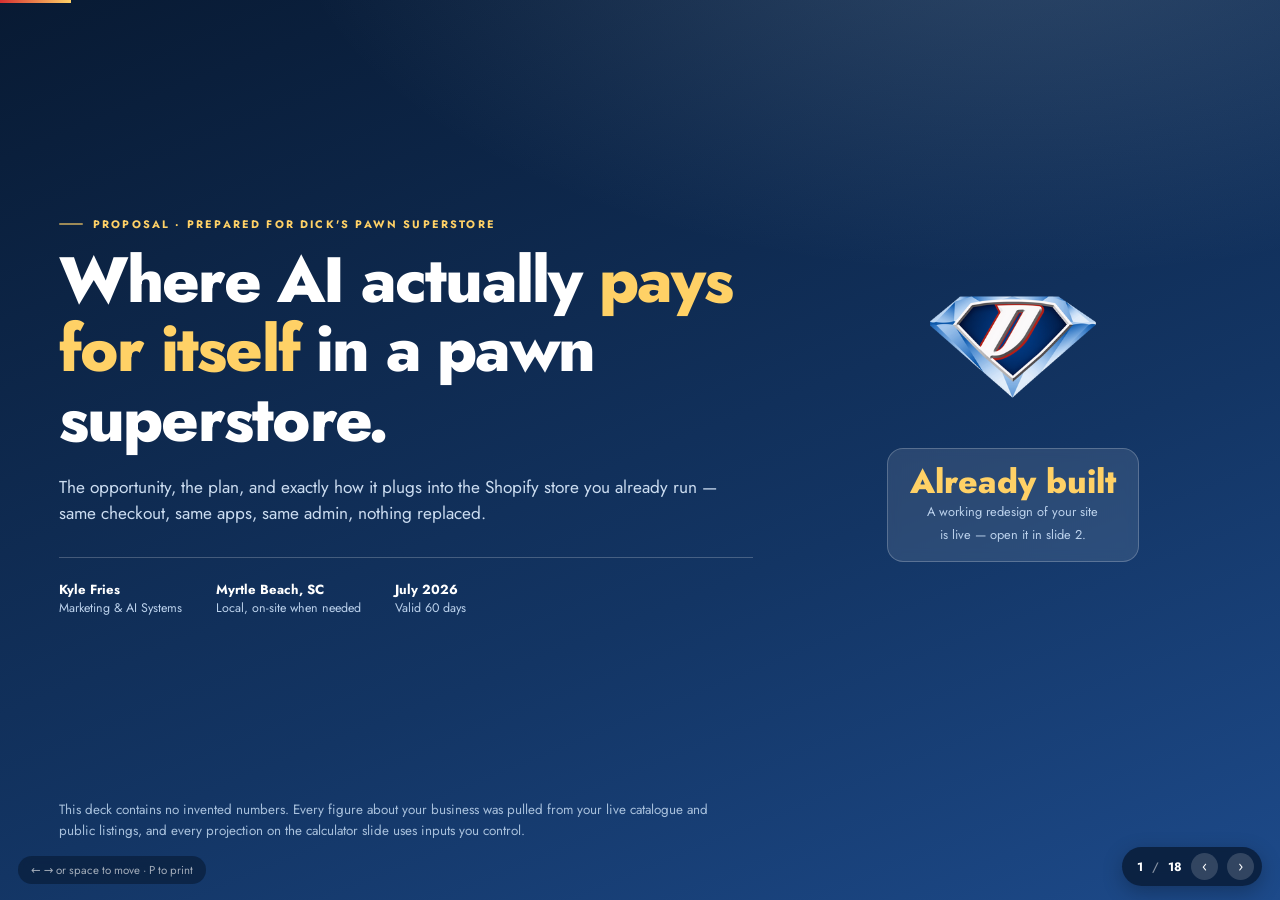
<file: index.html>
<!DOCTYPE html>
<html lang="en">
<head>
<meta charset="UTF-8">
<meta name="viewport" content="width=device-width, initial-scale=1.0">
<title>AI at Dick's Pawn Superstore — Proposal | Kyle Fries</title>
<meta name="robots" content="noindex, nofollow">
<link rel="icon" type="image/png" href="assets/dp-logo.png">
<meta name="theme-color" content="#0c2547">
<link rel="preconnect" href="https://fonts.googleapis.com">
<link rel="preconnect" href="https://fonts.gstatic.com" crossorigin>
<link href="https://fonts.googleapis.com/css2?family=Jost:wght@400;500;600;700;800&display=swap" rel="stylesheet">
<link rel="stylesheet" href="deck.css">
</head>
<body>

<div id="bar"></div>
<div id="deck">

<!-- ========== 1. COVER ========== -->
<section class="slide dark on cover">
  <div class="cover-grid">
    <div>
      <span class="eyebrow">Proposal · Prepared for Dick's Pawn Superstore</span>
      <h1>Where AI actually <em>pays for itself</em> in a pawn superstore.</h1>
      <p class="s-sub" style="font-size:clamp(1rem,1.35vw,1.3rem)">The opportunity, the plan, and exactly how it plugs into the Shopify store you already run — same checkout, same apps, same admin, nothing replaced.</p>
      <div class="cover-meta">
        <div><b>Kyle Fries</b>Marketing &amp; AI Systems</div>
        <div><b>Myrtle Beach, SC</b>Local, on-site when needed</div>
        <div><b>July 2026</b>Valid 60 days</div>
      </div>
    </div>
    <div class="cover-art">
      <img class="logo" src="assets/dp-logo.png" alt="Dick's Pawn Superstore logo">
      <div class="cover-badge">
        <div class="big">Already built</div>
        <small>A working redesign of your site<br>is live — open it in slide 2.</small>
      </div>
    </div>
  </div>
  <p class="foot-note">This deck contains no invented numbers. Every figure about your business was pulled from your live catalogue and public listings, and every projection on the calculator slide uses inputs you control.</p>
</section>

<!-- ========== 2. PROOF ========== -->
<section class="slide dark">
  <span class="eyebrow">Start here</span>
  <h2 class="s-title">I didn't bring a portfolio. I brought your website.</h2>
  <div class="split">
    <div>
      <p class="s-sub" style="margin-bottom:18px">Before we talk about what AI <em>could</em> do, here's what it already did — one person, working from your live product feed.</p>
      <div class="stats" style="margin-bottom:16px">
        <div class="stat"><div class="n">1,576</div><div class="l">pages built</div></div>
        <div class="stat"><div class="n">1,565</div><div class="l">real products, live prices</div></div>
        <div class="stat"><div class="n">5</div><div class="l">city landing pages</div></div>
        <div class="stat"><div class="n">12&times;</div><div class="l">lighter homepage</div></div>
      </div>
      <p class="pull">Everything in this deck is the same kind of work, applied to the parts of the business that move money.</p>
      <div class="cta-row">
        <a class="btn btn-red" href="https://kylefriesmarketing.github.io/dicks-pawn-redesign/" target="_blank" rel="noopener">Open the live site →</a>
      </div>
    </div>
    <div class="shot"><img src="assets/site-shot.png" alt="Screenshot of the redesigned Dick's Pawn Superstore homepage"></div>
  </div>
</section>

<!-- ========== 3. HOMEWORK ========== -->
<section class="slide tint">
  <span class="eyebrow">Homework</span>
  <h2 class="s-title">What your catalogue actually says about your floor</h2>
  <p class="s-sub">Pulled directly from your live product feed on 26 July 2026 — 1,565 items, 1,527 of them in stock.</p>
  <div class="body-flow">
    <div class="split" style="align-items:center">
      <div class="bars">
        <div class="bar-row hi"><span class="lab">Jewelry &amp; Gold</span><span class="bar-track"><span class="bar-fill" style="width:100%"></span></span><span class="val">991</span></div>
        <div class="bar-row"><span class="lab">Instruments</span><span class="bar-track"><span class="bar-fill" style="width:13.2%"></span></span><span class="val">131</span></div>
        <div class="bar-row"><span class="lab">Video Games</span><span class="bar-track"><span class="bar-fill" style="width:10.2%"></span></span><span class="val">101</span></div>
        <div class="bar-row"><span class="lab">Tools</span><span class="bar-track"><span class="bar-fill" style="width:9.1%"></span></span><span class="val">90</span></div>
        <div class="bar-row"><span class="lab">Sporting &amp; Golf</span><span class="bar-track"><span class="bar-fill" style="width:7.5%"></span></span><span class="val">74</span></div>
        <div class="bar-row"><span class="lab">Designer</span><span class="bar-track"><span class="bar-fill" style="width:5.8%"></span></span><span class="val">57</span></div>
        <div class="bar-row"><span class="lab">Electronics</span><span class="bar-track"><span class="bar-fill" style="width:5%"></span></span><span class="val">50</span></div>
        <div class="bar-row"><span class="lab">Sneakers</span><span class="bar-track"><span class="bar-fill" style="width:1.7%"></span></span><span class="val">17</span></div>
      </div>
      <div>
        <div class="card" style="margin-bottom:12px">
          <h3>You are a jewelry business with a superstore attached</h3>
          <p><strong>65%</strong> of everything listed online is jewelry and gold. That is a strength — it's high-margin and it's what your jewelers are for — but online it means most visitors are handed 991 rings and asked to browse.</p>
        </div>
        <div class="card">
          <h3>Two things I noticed in the data</h3>
          <p><strong>Stock arrives in batches.</strong> The newest 8 items were all listed the same day. Between batches, other departments go quiet online even when product is on the floor.</p>
          <p><strong>Your tagging is good but private.</strong> Codes like <em>GR</em>, <em>AP</em>, <em>HW</em> are consistent enough to automate against — that's a real asset most shops don't have.</p>
        </div>
      </div>
    </div>
  </div>
  <p class="foot-note">Source: dickspawn.com public product feed, retrieved 26 July 2026. Counts are in-stock items.</p>
</section>

<!-- ========== 4. VERIFIED GAPS ========== -->
<section class="slide">
  <span class="eyebrow">Measured, not guessed</span>
  <h2 class="s-title">What's costing you today</h2>
  <p class="s-sub">I measured your live site against the rebuild on 26 July 2026. You can re-run every one of these.</p>
  <div class="body-flow">
    <table class="cmp">
      <thead><tr><th style="width:31%">&nbsp;</th><th style="width:30%">dickspawn.com today</th><th style="width:24%">The rebuild</th><th>Why it matters</th></tr></thead>
      <tbody>
        <tr><td>Homepage weight</td><td class="was">94.7 KB transferred<br><small>863 KB of HTML, 77 scripts</small></td><td class="now">7.7 KB</td><td>Most of your traffic is on a phone, often on beach-town cell service.</td></tr>
        <tr><td>Time to first byte</td><td class="was">0.42 s</td><td class="now">0.15 s</td><td>Speed is a ranking factor and a bounce factor.</td></tr>
        <tr><td>Business markup on homepage</td><td class="was">None</td><td class="now">All 5 stores</td><td>Hours, addresses, phone and rating handed to Google directly.</td></tr>
        <tr><td>Per-city landing pages</td><td class="was">None (404)</td><td class="now">5 pages</td><td>You compete in five separate local markets with one page.</td></tr>
        <tr><td>Link previews when shared</td><td class="was">Square logo</td><td class="now">Designed card</td><td>Every text, post and email that shares your link.</td></tr>
        <tr><td>Product page markup</td><td class="ok">Already correct ✓</td><td class="ok">Matched</td><td>Credit where it's due — Shopify does this part well.</td></tr>
      </tbody>
    </table>
  </div>
  <p class="foot-note">Transfer sizes measured compressed, cache-busted, from the same connection. "Business markup" = LocalBusiness/PawnShop structured data; your homepage returned zero structured-data blocks.</p>
</section>

<!-- ========== 5. THE CONNECTION ========== -->
<section class="slide tint">
  <span class="eyebrow">How it connects to Shopify</span>
  <h2 class="s-title">The new site becomes your store's theme</h2>
  <p class="s-sub">You already own the hard part — Shopify runs your checkout, inventory and apps, and your product pages are already correct for Google. The redesign installs as a new <strong>theme</strong> on that same store. No migration, nothing rebuilt.</p>
  <div class="body-flow">
    <div class="flow" style="margin-bottom:clamp(13px,1.8vh,22px)">
      <div class="flow-step"><span class="fs-n">1</span><b>Install quietly</b><p>The new design is added as an <em>unpublished</em> theme. Customers see nothing.</p></div>
      <div class="flow-arw">›</div>
      <div class="flow-step"><span class="fs-n">2</span><b>You preview privately</b><p>A private link shows your real store — live products, live prices — in the new design.</p></div>
      <div class="flow-arw">›</div>
      <div class="flow-step hot"><span class="fs-n">3</span><b>One click to launch</b><p>When you approve, publishing is a single click. No downtime, no data moves.</p></div>
      <div class="flow-arw">›</div>
      <div class="flow-step"><span class="fs-n">4</span><b>One click back</b><p>Your current theme stays saved. If you ever want it back, that's one click too.</p></div>
    </div>
    <div class="grid g3">
      <div class="card accent-green"><div class="num">✓</div><h3>Checkout untouched</h3><p>Payments, cart, shipping, taxes — all Shopify's engine, none of it changes.</p></div>
      <div class="card accent-green"><div class="num">✓</div><h3>Apps keep working</h3><p>Call-for-Price, your SMS marketing tool, the eBay flow — they plug into the engine, not the design.</p></div>
      <div class="card accent-green"><div class="num">✓</div><h3>Same admin for staff</h3><p>Your team adds and edits products exactly where they do today. Nothing new to learn.</p></div>
    </div>
  </div>
  <p class="foot-note">Considered and rejected: replatforming (months of risk to rebuild what works), a separate second website (competes with your own store on Google), and a custom "headless" build (overkill without an engineering team). The theme route is the only zero-disruption option — and it's also the cheapest.</p>
</section>

<!-- ========== 6. SYNC VANISHES ========== -->
<section class="slide dark">
  <span class="eyebrow">The problem that disappears</span>
  <h2 class="s-title">Sold in the store = gone from the site.<br>Automatically. Always.</h2>
  <p class="s-sub" style="margin-bottom:clamp(14px,2vh,24px)">Your inventory is one-of-a-kind — quantity one of everything. The worst failure a pawn shop's website can have is selling a ring in Conway that's still listed online.</p>
  <div class="before-after">
    <div class="ba bad">
      <span class="ba-k">With a separate website</span>
      <h3>A sync you have to babysit</h3>
      <ul>
        <li>Every sale must be copied to the site — by hand or by a feed that can break</li>
        <li>A missed delisting means selling the same ring twice</li>
        <li>An angry refund, a bad review, staff time cleaning it up</li>
      </ul>
    </div>
    <div class="ba good">
      <span class="ba-k">With the theme approach</span>
      <h3>Nothing to sync — the site is the store</h3>
      <ul>
        <li>The website reads live inventory directly from Shopify</li>
        <li>Mark it sold at the counter → it's off the site that second</li>
        <li>No feed, no babysitting, no way for it to drift</li>
      </ul>
    </div>
  </div>
  <p class="pull" style="margin-top:clamp(14px,2vh,22px)">This isn't a feature we build — it's a problem the architecture makes impossible. That's the best kind of fix.</p>
</section>

<!-- ========== 7. THE AI PATTERN ========== -->
<section class="slide">
  <span class="eyebrow">The AI layer</span>
  <h2 class="s-title">In a pawn business, AI is a speed upgrade — not a cleverness upgrade</h2>
  <p class="s-sub">Your team already knows what things are worth. That judgement is the business, and it isn't for sale. What AI removes is the dead time around it — and every system follows one safe pattern, powered by Claude.</p>
  <div class="body-flow">
    <div class="flow" style="margin-bottom:clamp(13px,1.8vh,22px)">
      <div class="flow-step"><span class="fs-n">1</span><b>Something happens</b><p>A photo is taken, an item arrives, a review comes in.</p></div>
      <div class="flow-arw">›</div>
      <div class="flow-step hot"><span class="fs-n">2</span><b>AI does the typing</b><p>Claude writes the listing, applies the category, drafts the reply.</p></div>
      <div class="flow-arw">›</div>
      <div class="flow-step"><span class="fs-n">3</span><b>Saved as a draft</b><p>Invisible to customers. Sitting in your Shopify admin, waiting.</p></div>
      <div class="flow-arw">›</div>
      <div class="flow-step"><span class="fs-n">4</span><b>Your staff approve</b><p>Review, edit if needed, click Active — the same click they make today.</p></div>
      <div class="flow-arw">›</div>
      <div class="flow-step"><span class="fs-n">5</span><b>It goes live</b><p>On the site, correctly categorised, ready to sell.</p></div>
    </div>
    <div class="grid g2">
      <div class="card">
        <h3>Why drafts matter</h3>
        <p>Shopify has a built-in "draft product" state — invisible to customers until activated. The AI writes into <strong>drafts only</strong>. Nothing it produces reaches a customer without a human clicking approve. No new review tool to learn; the gate is the admin your team lives in.</p>
      </div>
      <div class="card">
        <h3>What the AI never touches</h3>
        <p>Your pawn system — loans, tickets, customer identities, compliance — is never connected to the AI. Claude only ever sees <strong>merchandise</strong>: photos, titles, item numbers. And prices are <em>suggestions</em>; the number that goes live is always your appraiser's.</p>
      </div>
    </div>
  </div>
</section>

<!-- ========== 8. LISTING ASSISTANT ========== -->
<section class="slide tint">
  <span class="eyebrow">System 1 · The pilot</span>
  <h2 class="s-title">Photos in. Finished listing out.</h2>
  <p class="s-sub">The proof this is needed is in your own data: your product codes end in six different people's initials, in twelve different formats. That's your staff hand-typing every item into Shopify.</p>
  <div class="body-flow">
    <div class="flow" style="margin-bottom:clamp(13px,1.8vh,22px)">
      <div class="flow-step"><span class="fs-n">📱</span><b>Staff snaps photos</b><p>A phone page: 1–4 photos, the item number, optionally a few words — "14k rope chain, 24 inch, 20 grams".</p></div>
      <div class="flow-arw">›</div>
      <div class="flow-step hot"><span class="fs-n">🤖</span><b>Claude writes everything</b><p>Title in your house style, full description, correct department and category, condition notes it can see in the photos, and a suggested price range.</p></div>
      <div class="flow-arw">›</div>
      <div class="flow-step"><span class="fs-n">✓</span><b>Draft lands in Shopify</b><p>Photos attached, tags applied. Your appraiser sets the real price, clicks Active. Minutes of typing becomes seconds of reviewing.</p></div>
    </div>
    <div style="display:flex;gap:16px;align-items:center;flex-wrap:wrap">
      <span class="price-tag">≈ 5¢ <small>AI cost per listing — included in the plan</small></span>
      <span class="price-tag">2 weeks <small>to prove it, timed on your real items</small></span>
    </div>
  </div>
  <p class="foot-note">This is the $1,500 pilot on the pricing slide: one department, before/after timing on 20 real items, written findings either way.</p>
</section>

<!-- ========== 9. CATALOG BRAIN ========== -->
<section class="slide">
  <span class="eyebrow">System 2 · Runs once, pays forever</span>
  <h2 class="s-title">Your catalogue, finally organised like a superstore</h2>
  <div class="body-flow">
    <div class="grid g2" style="margin-bottom:clamp(12px,1.6vh,20px)">
      <div class="card">
        <h3>The hidden problem</h3>
        <p>Your team tags products with internal shorthand — and it's consistent, which is genuinely rare. But it's private shorthand: while building the demo I found that reading one code naively files <strong>Louis Vuitton handbags under "Tools &amp; Hardware"</strong>. Your own website search inherits confusions like that today.</p>
      </div>
      <div class="card">
        <h3>The fix</h3>
        <p>Claude reads all 1,565 products once — titles plus your existing codes — and writes clean, universal categories back into Shopify: department, type, brand, metal. Your staff's tags stay untouched; the new ones are added alongside.</p>
      </div>
    </div>
    <div class="grid g3">
      <div class="card accent-green"><div class="num">1</div><h3>Real category pages</h3><p>"Gold Rings", "Power Tools", "Designer Bags" become true Shopify collections that update themselves as stock changes.</p></div>
      <div class="card accent-green"><div class="num">2</div><h3>Jewelry gets navigable</h3><p>65% of your catalogue is jewelry. Shoppers filter rings / necklaces / bracelets / watches instead of scrolling 991 items.</p></div>
      <div class="card accent-green"><div class="num">3</div><h3>Every future item, automatic</h3><p>New products get categorised the moment they're created — whether the Listing Assistant made them or a staff member typed them.</p></div>
    </div>
  </div>
  <p class="foot-note">One-time AI cost for the full catalogue: under $10 — it runs as an overnight batch job. This is the least glamorous system in the plan and possibly the highest-value one.</p>
</section>

<!-- ========== 10. SYSTEMS 3–5 ========== -->
<section class="slide tint">
  <span class="eyebrow">Systems 3–5 · Phases 2 and 3</span>
  <h2 class="s-title">Built on the same store, the same pattern</h2>
  <div class="body-flow">
    <div class="grid g3">
      <div class="card">
        <div class="num">3</div>
        <h3>"You asked — it just came in"</h3>
        <p>Counter staff log what customers are hunting for. When a matching item lands in Shopify, Claude spots the match and drafts a text — sent through the <strong>SMS app you already pay for</strong>. A staff member approves the day's queue in one sitting.</p>
        <div class="tagline">Highest-intent list <b>you own</b></div>
      </div>
      <div class="card">
        <div class="num">4</div>
        <h3>Ask-the-store, answered instantly</h3>
        <p>A website chat that answers "are you open," "do you buy tools," and — because it reads your live Shopify inventory — "do you have any PS5s?" Every real conversation still ends with your phone number; the widget just absorbs the calls that never needed a person.</p>
        <div class="tagline">Phone rings for <b>real calls</b></div>
      </div>
      <div class="card">
        <div class="num">5</div>
        <h3>Every review, answered well</h3>
        <p>2,000+ Google reviews across five stores deserve replies. Claude drafts each one in your voice; a manager approves or edits before anything posts. Nothing reaches the public unread — same rule as everywhere else.</p>
        <div class="tagline">Reputation <b>maintained</b></div>
      </div>
    </div>
    <p class="pull" style="margin-top:clamp(13px,1.8vh,20px)">Notice what's <em>not</em> here: no new subscriptions, no new dashboards, no system your team has to learn. Everything lands in Shopify, your SMS app, or an approval queue.</p>
  </div>
</section>

<!-- ========== 11. COUNTER INTEGRATION ========== -->
<section class="slide">
  <span class="eyebrow">The obvious question</span>
  <h2 class="s-title">How this plugs into the counter</h2>
  <p class="s-sub">Your pawn system stays the system of record. Nothing here touches a loan, a ticket or a hold — it reads inventory that's already been created and does the typing that happens afterwards.</p>
  <div class="body-flow">
    <div class="pipe">
      <div class="pipe-node lock">
        <div class="pn-k">Unchanged</div>
        <b>The counter</b>
        <p>Item taken in, ticket written, photographed. Exactly as today.</p>
      </div>
      <div class="pipe-arw">›</div>
      <div class="pipe-node lock">
        <div class="pn-k">System of record</div>
        <b>Your pawn software</b>
        <p>Holds the item number, loan and compliance data. We only ever read from it.</p>
      </div>
      <div class="pipe-arw">›</div>
      <div class="pipe-node ai">
        <div class="pn-k">The new bit</div>
        <b>Enrichment layer</b>
        <p>Photos cleaned, title and description written, category and tags applied, price range suggested.</p>
      </div>
      <div class="pipe-arw">›</div>
      <div class="pipe-node">
        <div class="pn-k">Human gate</div>
        <b>Shopify drafts</b>
        <p>Staff approve in the admin they already use. Nothing publishes unread.</p>
      </div>
      <div class="pipe-arw">›</div>
      <div class="pipe-node">
        <div class="pn-k">Output</div>
        <b>Every channel</b>
        <p>Website, eBay, and anywhere else worth listing — from one approval.</p>
      </div>
    </div>
    <div class="grid g3" style="margin:clamp(11px,1.4vh,17px) 0 clamp(11px,1.4vh,17px)">
      <div class="card"><h3>A · Native API</h3>
        <p>Bravo — who now own PawnMaster — publish an API and already integrate with eBay, Amazon and GunBroker. If your licence includes it, this is a direct read and the cleanest option.</p>
        <div class="tagline">Best case · <b>days, not weeks</b></div></div>
      <div class="card"><h3>B · Your own eCommerce module</h3>
        <p>Bravo sell a storefront sync that already delists sold items automatically. If you're paying for it, we switch it on and add the AI layer above it rather than rebuilding it.</p>
        <div class="tagline">Possibly <b>already yours</b></div></div>
      <div class="card"><h3>C · Scheduled export</h3>
        <p>If the licence has no API, any pawn system can export a file on a timer. Less elegant, identical result — and the enrichment layer doesn't care where the data came from, so we upgrade to A later without redoing the work.</p>
        <div class="tagline warn">Always <b>available</b></div></div>
    </div>
    <div class="evidence">
      <b>Why I think this gap is real:</b> your product SKUs run <code>257652 - dm</code>, <code>514744-tbm</code>, <code>113545 SFconway</code>, <code>892819-South-SMT</code> — <b>twelve different formats</b>, each ending in a person's initials. Software doesn't vary its own formatting. Those are people hand-keying items from the pawn system into Shopify, and the initials show it's at least six of them, each working their own department.
    </div>
  </div>
  <p class="foot-note">One question decides which path we take: <strong>what runs at your counter, and does your licence include API access or the eCommerce module?</strong> If you already pay for the sync, I'll tell you that and we'll scope around it — I'd rather build the layer that adds something than resell you what you own.</p>
</section>

<!-- ========== 12. CALCULATOR ========== -->
<section class="slide dark">
  <span class="eyebrow">The numbers</span>
  <h2 class="s-title">Your inputs, not my estimates</h2>
  <p class="s-sub">I don't know your listing volume or labour cost, so I haven't pretended to. Change these to your real figures and the maths updates.</p>
  <div class="body-flow">
    <div class="calc">
      <div class="calc-in">
        <div class="field">
          <label>Items listed per week <small>across all five stores</small></label>
          <input id="c-items" type="number" value="60" min="0">
        </div>
        <div class="field">
          <label>Minutes to list one item today <small>photos, writing, categorising, pricing</small></label>
          <input id="c-mins" type="number" value="12" min="0">
        </div>
        <div class="field">
          <label>Minutes with a pipeline <small>staff reviews and approves instead of authoring</small></label>
          <input id="c-mins2" type="number" value="4" min="0">
        </div>
        <div class="field">
          <label>Loaded staff cost per hour <small>wage plus payroll burden</small></label>
          <input id="c-rate" type="number" value="22" min="0">
        </div>
        <div class="field">
          <label>Average item price <small>from your catalogue</small></label>
          <input id="c-price" type="number" value="180" min="0">
        </div>
        <div class="field">
          <label>Extra items you could list with the time freed <small>as a % of hours saved</small></label>
          <input id="c-conv" type="number" value="50" min="0" max="100">
        </div>
      </div>
      <div class="calc-out">
        <h3>What that works out to</h3>
        <div class="out-row"><span class="k">Hours freed per month</span><span class="v" id="o-hours">—</span></div>
        <div class="out-row"><span class="k">Labour cost freed per month</span><span class="v" id="o-cost">—</span></div>
        <div class="out-row"><span class="k">Same, annualised</span><span class="v" id="o-year">—</span></div>
        <div class="out-row"><span class="k">Extra items you could list monthly</span><span class="v" id="o-items">—</span></div>
        <div class="out-row"><span class="k">Their listed value <em style="opacity:.7;font-style:normal">— if they sell</em></span><span class="v" id="o-gmv">—</span></div>
        <p class="calc-note"><b>Read this honestly:</b> the top three are hard — they're just hours × wage. The bottom two are capacity, not profit: freed hours only turn into listings if you use them that way, and listed value is not margin. This is a model to argue with, not a promise.</p>
      </div>
    </div>
  </div>
</section>

<!-- ========== 13. GUARDRAILS ========== -->
<section class="slide">
  <span class="eyebrow">The rules that don't bend</span>
  <h2 class="s-title">What stays yours, always</h2>
  <div class="body-flow">
    <div class="split" style="align-items:start">
      <div class="no-list">
        <div class="no-item"><span class="x">1</span><div><b>The pawn system is never connected</b><p>Loans, tickets, IDs, reporting — your regulated core stays exactly as it is. The AI layer reads and writes merchandise listings, nothing else.</p></div></div>
        <div class="no-item"><span class="x">2</span><div><b>No customer data goes to the AI</b><p>Claude sees photos of merchandise and product text. Never names, numbers, or transactions.</p></div></div>
        <div class="no-item"><span class="x">3</span><div><b>Prices are decided by people</b><p>The AI suggests a range with its reasoning. The number that goes live is always your appraiser's call.</p></div></div>
        <div class="no-item"><span class="x">4</span><div><b>Nothing publishes unread</b><p>Listings, texts, review replies — all drafts until a human approves. Enforced by how the systems are built, not by policy.</p></div></div>
        <div class="no-item"><span class="x">5</span><div><b>Everything is reversible and everything is yours</b><p>The theme rolls back in one click. If we ever part ways, the theme, the categories, and the systems stay with your store.</p></div></div>
      </div>
      <div>
        <p class="pull" style="margin-bottom:16px">The rebuild already follows these rules. Every product photo on it is your actual merchandise, pulled from your feed — nothing generated, nothing borrowed, no fake anything.</p>
        <div class="card">
          <h3>One thing I'll always do</h3>
          <p>Tell you when something isn't worth doing. There are AI tools I could sell you for this business that wouldn't earn their keep, and I'd rather keep the account than win the invoice.</p>
        </div>
      </div>
    </div>
  </div>
</section>

<!-- ========== 14. 90 DAYS ========== -->
<section class="slide tint">
  <span class="eyebrow">The rollout</span>
  <h2 class="s-title">90 days, three phases, each one measured</h2>
  <p class="s-sub">Each phase ends with a number you can check. If a phase doesn't earn the next one, we stop.</p>
  <div class="body-flow">
    <div class="phases">
      <div class="phase">
        <div class="wk">Weeks 1–3</div>
        <h3>New storefront</h3>
        <ul>
          <li>New design installed as your theme</li>
          <li>Catalogue organised (System 2)</li>
          <li>Real collections &amp; jewelry filters</li>
          <li>5 city pages published</li>
          <li>You preview privately → one-click launch</li>
        </ul>
        <div class="out">You'll see: <b>the new site live on dickspawn.com</b> and baseline traffic, calls and form fills recorded.</div>
      </div>
      <div class="phase">
        <div class="wk">Weeks 4–8</div>
        <h3>The typing stops</h3>
        <ul>
          <li>Listing Assistant pilot in one department</li>
          <li>Wants-list capture at the counter</li>
          <li>Auto-categorisation on every new item</li>
          <li>Staff training + written runbook</li>
        </ul>
        <div class="out">You'll see: <b>minutes per listing, before vs after</b>, timed on your real items.</div>
      </div>
      <div class="phase">
        <div class="wk">Weeks 9–12</div>
        <h3>Reach</h3>
        <ul>
          <li>Listing Assistant to all departments</li>
          <li>Arrival alerts through your SMS app</li>
          <li>Ask-the-store widget on the site</li>
          <li>Review replies flowing</li>
        </ul>
        <div class="out">You'll see: <b>items listed per week and online sales</b> vs the week-3 baseline.</div>
      </div>
    </div>
  </div>
</section>

<!-- ========== 15. WHAT I NEED ========== -->
<section class="slide">
  <span class="eyebrow">To start</span>
  <h2 class="s-title">Four things — and only the first one is urgent</h2>
  <div class="body-flow">
    <div class="grid g2">
      <div class="card accent-red">
        <div class="num">1</div>
        <h3>Shopify collaborator access</h3>
        <p>Design and products permissions only — no orders, customers, or billing. Shopify's collaborator system means you grant it in two minutes and can revoke it just as fast. <strong>This one key unlocks the entire plan.</strong></p>
      </div>
      <div class="card">
        <div class="num">2</div>
        <h3>One answer about your pawn software</h3>
        <p>What runs at the counter, and does the licence include online-store connectivity? If you already pay for a sync, I'll build on it rather than around it — and tell you so.</p>
      </div>
      <div class="card">
        <div class="num">3</div>
        <h3>A look at your SMS app's plan</h3>
        <p>If your One AI subscription supports automation, arrival alerts reuse it at no extra cost. If not, the fallback costs about a penny per text.</p>
      </div>
      <div class="card">
        <div class="num">4</div>
        <h3>Google Business Profile access</h3>
        <p>Only needed by Phase 3, for the review responder. Manager access, revocable anytime.</p>
      </div>
    </div>
  </div>
  <p class="foot-note">Nothing on this list is a purchase. The plan runs on what you already own, plus AI usage that's included in the pricing on the next slide.</p>
</section>

<!-- ========== 16. WHY ME ========== -->
<section class="slide tint">
  <span class="eyebrow">Why me</span>
  <h2 class="s-title">You've already seen the work</h2>
  <div class="body-flow">
    <div class="grid g2">
      <div class="card">
        <h3>I did the homework before the meeting</h3>
        <p>I pulled your full catalogue and worked out your internal tagging scheme. <strong>HW</strong> means handbags &amp; wallets, not hardware — which is why a naive import would file Louis Vuitton under Tools. I found that because I read your data, not a summary of it.</p>
      </div>
      <div class="card">
        <h3>The deliverable came first</h3>
        <p>Most proposals ask you to imagine the result. There's a working 1,576-page site on your real inventory that you can open on your phone right now, before you've paid anything.</p>
      </div>
      <div class="card">
        <h3>Local, and staying that way</h3>
        <p>Myrtle Beach. I can stand at the counter in Surfside and watch how listings actually get made, which is the only way to automate it without breaking it.</p>
      </div>
      <div class="card">
        <h3>Small enough that you get me</h3>
        <p>No account manager, no offshore hand-off, no ticket queue. You get the person who built it, and you can text him.</p>
      </div>
    </div>
  </div>
</section>

<!-- ========== 17. PRICING ========== -->
<section class="slide">
  <span class="eyebrow">Working together</span>
  <h2 class="s-title">What this costs</h2>
  <p class="s-sub">Start with the pilot. It's designed so you can find out whether I'm right before committing to anything.</p>
  <div class="body-flow">
    <div class="tiers">
      <div class="tier best">
        <span class="flag">Start here</span>
        <span class="nm">Step 1 · Pilot</span>
        <div class="pr">$1,500</div>
        <p style="color:var(--grey);font-size:.86rem">Two weeks, one workflow, one department.</p>
        <ul>
          <li>Pick your slowest listing category</li>
          <li>Build the photo → listing pipeline</li>
          <li>Time real items, before and after</li>
          <li>Written findings either way</li>
          <li>Credited in full toward launch</li>
        </ul>
        <div class="who">If the hours don't show up, you get the written findings and we shake hands. No pressure to continue.</div>
      </div>
      <div class="tier">
        <span class="nm">Step 2 · Launch</span>
        <div class="pr">$7,500 <span>one-time</span></div>
        <p style="color:var(--grey);font-size:.86rem">Everything in the 90-day plan, phases 1 and 2.</p>
        <ul>
          <li>New theme live on your Shopify store</li>
          <li>Catalogue organised, all 5 cities in local search</li>
          <li>Listing pipeline across departments</li>
          <li>Lead capture, analytics, call tracking</li>
          <li>Staff training + written runbook</li>
          <li>90 days of support included</li>
        </ul>
        <div class="who">The design is largely built — you're paying to install it on your store and operationalise it.</div>
      </div>
      <div class="tier">
        <span class="nm">Step 3 · Ongoing</span>
        <div class="pr">$2,400 <span>/month</span></div>
        <p style="color:var(--grey);font-size:.86rem">Optional. Month to month after the first quarter.</p>
        <ul>
          <li>Pipeline kept running and improved</li>
          <li>New channels as they're worth adding</li>
          <li>Review + social queues managed</li>
          <li>Monthly numbers against baseline</li>
          <li>You keep everything if you stop</li>
        </ul>
        <div class="who">Cancel with 30 days' notice. No lock-in, no licence you can't leave.</div>
      </div>
    </div>
    <div class="anchor-box">
      <span>For comparison: a part-time e-commerce coordinator runs roughly <b>$56,000–$75,000/year</b> once payroll burden is counted. The ongoing retainer is <b>$28,800/year</b> — and <b>all AI usage costs are included</b>: no per-listing fees, no surprise API bills.</span>
    </div>
  </div>
  <p class="foot-note">Ad-hoc work outside a retainer: $125/hour. Prices hold for 60 days from the date on the cover.</p>
</section>

<!-- ========== 18. CLOSE ========== -->
<section class="slide dark">
  <div class="body-flow" style="justify-content:center">
    <span class="eyebrow">Next step</span>
    <h2 class="s-title" style="font-size:clamp(2rem,4.4vw,3.5rem);max-width:19ch">Pick one department. Give me two weeks.</h2>
    <p class="s-sub" style="font-size:clamp(1rem,1.35vw,1.28rem);max-width:60ch;margin-top:14px">
      We'll time how long it takes to list items today, build the pipeline, then time it again. You'll have a real number — from your floor, your staff, your stock — before you decide anything bigger.
    </p>
    <div class="stats" style="margin-top:26px;max-width:780px">
      <div class="stat"><div class="n">$1,500</div><div class="l">pilot, credited toward launch</div></div>
      <div class="stat"><div class="n">2 weeks</div><div class="l">start to written findings</div></div>
      <div class="stat"><div class="n">0</div><div class="l">systems replaced or migrated</div></div>
    </div>
    <div class="cta-row">
      <a class="btn btn-red" href="https://kylefriesmarketing.github.io/dicks-pawn-redesign/" target="_blank" rel="noopener">See the site again →</a>
      <a class="btn btn-ghost" href="mailto:kfreezer666@gmail.com?subject=Dick's%20Pawn%20—%20AI%20pilot">Start the pilot</a>
    </div>
    <p class="foot-note" style="margin-top:26px">Kyle Fries · Myrtle Beach, SC · kfreezer666@gmail.com<br>
    Add your phone number here before sending.</p>
  </div>
</section>

</div>

<div id="hud">
  <span id="hud-n">1</span><span class="sep">/</span><span id="hud-t">18</span>
  <button id="prev" aria-label="Previous slide">‹</button>
  <button id="next" aria-label="Next slide">›</button>
</div>
<div id="hint">← → or space to move · P to print</div>

<script>
(function () {
  const slides = [...document.querySelectorAll('.slide')];
  const bar = document.getElementById('bar');
  const hudN = document.getElementById('hud-n');
  const hint = document.getElementById('hint');
  document.getElementById('hud-t').textContent = slides.length;
  let i = 0;

  function show(n) {
    i = Math.max(0, Math.min(slides.length - 1, n));
    slides.forEach((s, k) => s.classList.toggle('on', k === i));
    bar.style.width = ((i + 1) / slides.length * 100) + '%';
    hudN.textContent = i + 1;
    location.hash = i ? 's' + (i + 1) : '';
    slides[i].scrollTop = 0;
  }
  const next = () => show(i + 1), prev = () => show(i - 1);

  document.getElementById('next').addEventListener('click', next);
  document.getElementById('prev').addEventListener('click', prev);

  addEventListener('keydown', e => {
    if (/^(INPUT|TEXTAREA)$/.test(document.activeElement.tagName)) return;
    if (['ArrowRight','ArrowDown',' ','PageDown'].includes(e.key)) { e.preventDefault(); next(); }
    else if (['ArrowLeft','ArrowUp','PageUp'].includes(e.key)) { e.preventDefault(); prev(); }
    else if (e.key === 'Home') show(0);
    else if (e.key === 'End') show(slides.length - 1);
    else if (e.key.toLowerCase() === 'p') { e.preventDefault(); print(); }
    hint.classList.add('gone');
  });

  // swipe on touch
  let x0 = null;
  addEventListener('touchstart', e => { x0 = e.touches[0].clientX; }, { passive: true });
  addEventListener('touchend', e => {
    if (x0 === null) return;
    const dx = e.changedTouches[0].clientX - x0;
    if (Math.abs(dx) > 60) { dx < 0 ? next() : prev(); hint.classList.add('gone'); }
    x0 = null;
  }, { passive: true });

  const m = location.hash.match(/^#s(\d+)$/);
  show(m ? (+m[1] - 1) : 0);
  setTimeout(() => hint.classList.add('gone'), 6000);

  /* ---- ROI model ----
     Deliberately simple and transparent: hours saved = items x minutes saved.
     No hidden multipliers, nothing the CEO can't check on paper. */
  const $ = id => document.getElementById(id);
  const money = n => '$' + Math.round(n).toLocaleString('en-US');
  function calc() {
    const items = +$('c-items').value || 0;
    const before = +$('c-mins').value || 0;
    const after = +$('c-mins2').value || 0;
    const rate = +$('c-rate').value || 0;
    const price = +$('c-price').value || 0;
    const conv = Math.min(100, Math.max(0, +$('c-conv').value || 0)) / 100;

    const savedPerItem = Math.max(0, before - after);
    const hoursMonth = items * 4.33 * savedPerItem / 60;
    const costMonth = hoursMonth * rate;
    // Reinvested hours produce listings at the NEW, faster rate.
    const extraItems = after > 0 ? (hoursMonth * conv * 60) / after : 0;

    $('o-hours').textContent = hoursMonth.toFixed(0) + ' hrs';
    $('o-cost').textContent = money(costMonth);
    $('o-year').textContent = money(costMonth * 12);
    $('o-items').textContent = Math.round(extraItems).toLocaleString('en-US');
    $('o-gmv').textContent = money(extraItems * price);
  }
  ['c-items','c-mins','c-mins2','c-rate','c-price','c-conv']
    .forEach(id => $(id).addEventListener('input', calc));
  calc();
})();
</script>
</body>
</html>
</file>
<file: deck.css>
:root{
  --navy:#133564; --navy-dark:#0c2547; --navy-deep:#081a33;
  --red:#c1272d; --red-bright:#d63031;
  --gold:#ffd166; --ice:#e9f3fc; --ice-mid:#bcd9f2;
  --ink:#16202c; --grey:#5b6570; --line:#e3e9f0;
  --green:#1f9d55;
  --ease:cubic-bezier(.16,1,.3,1);
}
*{margin:0;padding:0;box-sizing:border-box}
html,body{height:100%}
body{font-family:'Jost',system-ui,'Segoe UI',sans-serif;background:#0a1626;color:var(--ink);
  -webkit-font-smoothing:antialiased;overflow:hidden}
h1,h2,h3,h4{line-height:1.08;letter-spacing:-.028em}
img{max-width:100%;display:block}
a{color:inherit}

/* ---------- deck shell ---------- */
#deck{position:relative;width:100vw;height:100vh;overflow:hidden}
/* Extra bottom padding keeps footnotes clear of the fixed HUD and hint pill. */
.slide{position:absolute;inset:0;display:none;flex-direction:column;
  padding:clamp(28px,4.2vh,58px) clamp(30px,4.6vw,86px) clamp(52px,6.5vh,74px);
  background:#fff;overflow:auto}
.slide.on{display:flex}
.slide.dark{background:
  radial-gradient(1200px 620px at 80% -12%, rgba(188,217,242,.20), transparent 62%),
  linear-gradient(158deg,var(--navy-deep) 0%,var(--navy) 62%,#1d4a8a 100%);color:#fff}
.slide.dark h1,.slide.dark h2,.slide.dark h3{color:#fff}
.slide.tint{background:linear-gradient(180deg,#f4f9ff 0%,#eaf3fc 100%)}

/* ---------- type ---------- */
.eyebrow{display:inline-flex;align-items:center;gap:10px;font-size:clamp(.62rem,.85vw,.78rem);
  font-weight:700;letter-spacing:.2em;text-transform:uppercase;color:var(--red);margin-bottom:14px}
.eyebrow::before{content:"";width:24px;height:2px;background:currentColor;border-radius:2px;opacity:.6}
.dark .eyebrow{color:var(--gold)}
.s-title{font-size:clamp(1.7rem,3.5vw,3rem);font-weight:800;color:var(--navy-dark);margin-bottom:10px}
.dark .s-title{color:#fff}
.s-sub{font-size:clamp(.92rem,1.22vw,1.16rem);color:var(--grey);max-width:74ch;line-height:1.55}
.dark .s-sub{color:#cbdcf0}
.slide p,.slide li{font-size:clamp(.84rem,1.02vw,1rem);line-height:1.55}
strong{font-weight:700;color:var(--navy-dark)}
.dark strong{color:var(--gold)}
.body-flow{flex:1;display:flex;flex-direction:column;justify-content:center;min-height:0}

/* ---------- cover ---------- */
.cover-grid{flex:1;display:grid;grid-template-columns:1.25fr .75fr;gap:clamp(24px,4vw,64px);align-items:center}
.cover h1{font-size:clamp(2.1rem,5vw,4.15rem);font-weight:800;margin-bottom:20px}
.cover h1 em{font-style:normal;color:var(--gold)}
.cover-meta{margin-top:30px;padding-top:22px;border-top:1px solid rgba(255,255,255,.22);
  display:flex;gap:34px;flex-wrap:wrap;font-size:clamp(.78rem,.95vw,.95rem);color:#bcd2ec}
.cover-meta b{display:block;color:#fff;font-weight:700;font-size:1.06em}
.cover-art{display:flex;flex-direction:column;align-items:center;gap:18px}
.cover-art img.logo{width:clamp(110px,13vw,178px)}
.cover-badge{background:rgba(255,255,255,.10);border:1px solid rgba(255,255,255,.22);
  border-radius:16px;padding:16px 22px;text-align:center;backdrop-filter:blur(6px)}
.cover-badge .big{font-size:clamp(1.5rem,2.6vw,2.2rem);font-weight:800;color:var(--gold);line-height:1}
.cover-badge small{color:#bcd2ec;font-size:.8rem}

/* ---------- generic grids ---------- */
.grid{display:grid;gap:clamp(11px,1.1vw,17px)}
.g2{grid-template-columns:repeat(2,1fr)}
.g3{grid-template-columns:repeat(3,1fr)}
.g4{grid-template-columns:repeat(4,1fr)}
.card{background:#fff;border-radius:14px;padding:clamp(13px,1.35vw,20px);
  box-shadow:inset 0 0 0 1px rgba(12,37,71,.09),0 2px 4px rgba(12,37,71,.05),0 10px 26px rgba(12,37,71,.07);
  display:flex;flex-direction:column;gap:7px}
.tint .card,.dark .card{background:#fff}
.card h3{font-size:clamp(.94rem,1.14vw,1.1rem);font-weight:700;color:var(--navy-dark)}
.card p{color:var(--grey);font-size:clamp(.76rem,.92vw,.92rem);line-height:1.48}
.card .num{width:30px;height:30px;border-radius:9px;background:var(--ice);color:var(--navy);
  display:flex;align-items:center;justify-content:center;font-weight:800;font-size:.86rem;flex:none}
.card.accent-red .num{background:#fdecec;color:var(--red)}
.card.accent-green .num{background:#e6f6ec;color:var(--green)}
.card.accent-gold .num{background:#f7eeda;color:#93701c}
.tagline{font-size:.7rem;font-weight:700;letter-spacing:.09em;text-transform:uppercase;color:var(--grey);margin-top:auto;padding-top:6px}
.tagline b{color:var(--green)}
.tagline.warn b{color:#b0700e}

/* ---------- stats ---------- */
.stats{display:grid;grid-template-columns:repeat(auto-fit,minmax(120px,1fr));gap:clamp(10px,1.2vw,20px)}
.stat{background:rgba(255,255,255,.08);border:1px solid rgba(255,255,255,.18);border-radius:13px;padding:15px 17px}
.slide:not(.dark) .stat{background:#fff;border-color:var(--line);box-shadow:0 2px 10px rgba(12,37,71,.06)}
.stat .n{font-size:clamp(1.35rem,2.4vw,2.1rem);font-weight:800;color:var(--gold);line-height:1.05;letter-spacing:-.03em}
.slide:not(.dark) .stat .n{color:var(--navy)}
.stat .l{font-size:clamp(.66rem,.8vw,.8rem);color:#bcd2ec;font-weight:600;margin-top:3px;line-height:1.35}
.slide:not(.dark) .stat .l{color:var(--grey)}

/* ---------- bars ---------- */
.bars{display:flex;flex-direction:column;gap:7px}
.bar-row{display:grid;grid-template-columns:132px 1fr 54px;align-items:center;gap:12px;font-size:clamp(.74rem,.9vw,.9rem)}
.bar-row .lab{font-weight:600;color:var(--navy-dark);text-align:right}
/* These are spans, and an inline box ignores height — without display:block the
   track renders empty and every bar reads as zero. */
.bar-track{display:block;height:19px;background:var(--ice);border-radius:5px;overflow:hidden}
.bar-fill{display:block;height:100%;background:linear-gradient(90deg,var(--navy),#2b6cb0);border-radius:5px}
.bar-row.hi .bar-fill{background:linear-gradient(90deg,#a8842f,var(--gold))}
.bar-row .val{font-weight:700;color:var(--navy-dark)}

/* ---------- compare table ---------- */
.cmp{width:100%;border-collapse:separate;border-spacing:0;font-size:clamp(.76rem,.94vw,.95rem)}
.cmp th{text-align:left;font-size:.68rem;letter-spacing:.13em;text-transform:uppercase;color:var(--grey);
  padding:0 12px 9px;font-weight:700}
.cmp td{background:#fff;padding:11px 12px;border-top:1px solid var(--line)}
.cmp tr td:first-child{border-radius:10px 0 0 10px;font-weight:600;color:var(--navy-dark)}
.cmp tr td:last-child{border-radius:0 10px 10px 0}
.cmp .was{color:#a3441f;font-weight:600}
.cmp .now{color:var(--green);font-weight:700}
.cmp .ok{color:var(--green);font-weight:700}

/* ---------- timeline ---------- */
.phases{display:grid;grid-template-columns:repeat(3,1fr);gap:clamp(12px,1.3vw,20px)}
.phase{background:#fff;border-radius:15px;padding:clamp(15px,1.5vw,23px);position:relative;
  box-shadow:inset 0 0 0 1px rgba(12,37,71,.09),0 10px 26px rgba(12,37,71,.08);border-top:4px solid var(--navy)}
.phase:nth-child(2){border-top-color:var(--red)}
.phase:nth-child(3){border-top-color:#b8903a}
.phase .wk{font-size:.68rem;font-weight:800;letter-spacing:.13em;text-transform:uppercase;color:var(--red)}
.phase:nth-child(1) .wk{color:var(--navy)}
.phase:nth-child(3) .wk{color:#93701c}
.phase h3{margin:5px 0 9px;font-size:clamp(1rem,1.24vw,1.2rem)}
.phase ul{list-style:none;display:flex;flex-direction:column;gap:5px}
.phase li{padding-left:17px;position:relative;color:var(--grey);font-size:clamp(.75rem,.9vw,.9rem);line-height:1.45}
.phase li::before{content:"";position:absolute;left:0;top:.52em;width:6px;height:6px;border-radius:50%;background:var(--navy);opacity:.4}
.phase .out{margin-top:11px;padding-top:9px;border-top:1px solid var(--line);font-size:.74rem;color:var(--navy-dark)}
.phase .out b{color:var(--red)}

/* ---------- integration pipeline ---------- */
.pipe{display:flex;align-items:stretch;gap:8px;margin-bottom:clamp(12px,1.6vh,20px);flex-wrap:nowrap}
.pipe-node{flex:1;background:#fff;border-radius:12px;padding:11px 13px;min-width:0;
  box-shadow:inset 0 0 0 1px rgba(12,37,71,.10),0 3px 12px rgba(12,37,71,.07)}
.pipe-node .pn-k{font-size:.6rem;font-weight:800;letter-spacing:.13em;text-transform:uppercase;color:var(--grey)}
.pipe-node b{display:block;font-size:clamp(.8rem,.98vw,.98rem);color:var(--navy-dark);margin:2px 0 3px;line-height:1.2}
.pipe-node p{font-size:clamp(.68rem,.8vw,.8rem);color:var(--grey);line-height:1.35}
.pipe-node.lock{box-shadow:inset 0 0 0 2px var(--navy),0 3px 12px rgba(12,37,71,.10)}
.pipe-node.ai{box-shadow:inset 0 0 0 2px var(--red-bright),0 3px 12px rgba(198,40,45,.13)}
.pipe-node.lock .pn-k{color:var(--navy)}
.pipe-node.ai .pn-k{color:var(--red)}
.pipe-arw{display:flex;align-items:center;color:var(--navy);opacity:.4;font-size:1.2rem;font-weight:800;flex:none}
.pipe-back{background:var(--ice);border-radius:9px;padding:8px 14px;font-size:clamp(.7rem,.85vw,.85rem);
  color:var(--navy-dark);font-weight:600;margin-bottom:clamp(12px,1.6vh,20px)}
.pipe-back b{color:var(--red)}
.evidence{background:linear-gradient(150deg,var(--navy-deep),var(--navy));border-radius:13px;
  padding:13px 17px;color:#fff;font-size:clamp(.74rem,.9vw,.9rem);line-height:1.5}
.evidence b{color:var(--gold)}
.evidence code{font-family:ui-monospace,'Cascadia Code',Consolas,monospace;font-size:.92em;
  background:rgba(255,255,255,.13);padding:1px 6px;border-radius:4px;color:#fff}
@media(max-width:900px){.pipe{flex-wrap:wrap}.pipe-node{flex:1 1 45%}.pipe-arw{display:none}}

/* ---------- calculator ---------- */
.calc{display:grid;grid-template-columns:1fr 1.08fr;gap:clamp(16px,2vw,34px);align-items:start}
.calc-in{display:flex;flex-direction:column;gap:11px}
.field{display:grid;grid-template-columns:1fr 92px;gap:11px;align-items:center}
.field label{font-size:clamp(.76rem,.92vw,.94rem);font-weight:600;color:var(--navy-dark);line-height:1.3}
.field label small{display:block;font-weight:500;color:var(--grey);font-size:.76em}
/* This slide is dark — without these the labels were navy on navy, i.e. invisible. */
.dark .field label{color:#fff}
.dark .field label small{color:#a8c0dc}
.field input{font-family:inherit;font-size:1rem;font-weight:700;color:var(--navy-dark);text-align:right;
  border:2px solid var(--line);border-radius:9px;padding:8px 11px;width:100%;background:#fff}
.field input:focus{outline:none;border-color:var(--navy)}
.calc-out{background:linear-gradient(158deg,var(--navy-deep),var(--navy));border-radius:16px;
  padding:clamp(16px,1.8vw,26px);color:#fff;box-shadow:0 18px 46px rgba(12,37,71,.24)}
.calc-out h3{color:#fff;font-size:clamp(.94rem,1.1vw,1.08rem);margin-bottom:13px}
.out-row{display:flex;justify-content:space-between;align-items:baseline;gap:14px;
  padding:9px 0;border-bottom:1px solid rgba(255,255,255,.14)}
.out-row:last-of-type{border-bottom:none}
.out-row .k{font-size:clamp(.76rem,.9vw,.92rem);color:#bcd2ec}
.out-row .v{font-size:clamp(1.02rem,1.5vw,1.4rem);font-weight:800;color:var(--gold);letter-spacing:-.02em}
.calc-note{margin-top:11px;font-size:.72rem;color:#9fb8d6;line-height:1.45}

/* ---------- pricing ---------- */
.tiers{display:grid;grid-template-columns:repeat(3,1fr);gap:clamp(12px,1.3vw,20px)}
.tier{background:#fff;border-radius:16px;padding:clamp(15px,1.6vw,24px);display:flex;flex-direction:column;gap:9px;
  box-shadow:inset 0 0 0 1px rgba(12,37,71,.09),0 10px 26px rgba(12,37,71,.08);position:relative}
.tier.best{box-shadow:inset 0 0 0 2px var(--red),0 18px 44px rgba(198,40,45,.18)}
.tier .flag{position:absolute;top:-11px;left:50%;transform:translateX(-50%);background:var(--red-bright);color:#fff;
  font-size:.62rem;font-weight:800;letter-spacing:.11em;text-transform:uppercase;padding:4px 13px;border-radius:999px;white-space:nowrap}
.tier .nm{font-size:.7rem;font-weight:800;letter-spacing:.13em;text-transform:uppercase;color:var(--red)}
.tier .pr{font-size:clamp(1.5rem,2.5vw,2.15rem);font-weight:800;color:var(--navy-dark);line-height:1;letter-spacing:-.03em}
.tier .pr span{font-size:.42em;font-weight:600;color:var(--grey);letter-spacing:0}
.tier ul{list-style:none;display:flex;flex-direction:column;gap:5px;margin-top:3px}
.tier li{padding-left:18px;position:relative;font-size:clamp(.74rem,.88vw,.88rem);color:var(--grey);line-height:1.42}
.tier li::before{content:"✓";position:absolute;left:0;color:var(--green);font-weight:800}
.tier .who{margin-top:auto;padding-top:10px;border-top:1px solid var(--line);font-size:.74rem;color:var(--navy-dark);font-weight:600}

.anchor-box{margin-top:clamp(11px,1.3vw,18px);background:#fff;border-radius:13px;padding:13px 18px;
  box-shadow:inset 0 0 0 1px rgba(12,37,71,.09);display:flex;gap:26px;align-items:center;flex-wrap:wrap;
  font-size:clamp(.76rem,.92vw,.94rem);color:var(--grey)}
.anchor-box b{color:var(--navy-dark)}

/* ---------- misc ---------- */
.split{display:grid;grid-template-columns:1.06fr .94fr;gap:clamp(20px,3vw,52px);align-items:center;flex:1;min-height:0}
.shot{border-radius:14px;overflow:hidden;box-shadow:0 22px 60px rgba(0,0,0,.36);border:1px solid rgba(255,255,255,.16)}
.no-list{display:flex;flex-direction:column;gap:9px}
.no-item{display:flex;gap:12px;align-items:flex-start;background:#fff;border-radius:12px;padding:12px 15px;
  box-shadow:inset 0 0 0 1px rgba(12,37,71,.09)}
.no-item .x{width:24px;height:24px;border-radius:7px;background:#fdecec;color:var(--red);flex:none;
  display:flex;align-items:center;justify-content:center;font-weight:800;font-size:.86rem}
.no-item b{display:block;color:var(--navy-dark);font-size:clamp(.82rem,.98vw,.98rem)}
.no-item p{color:var(--grey);font-size:clamp(.74rem,.88vw,.88rem);margin-top:1px}
.pull{background:rgba(255,255,255,.09);border-left:3px solid var(--gold);border-radius:0 12px 12px 0;
  padding:15px 20px;font-size:clamp(.9rem,1.15vw,1.14rem);line-height:1.5;color:#e8f1fb}
.slide:not(.dark) .pull{background:var(--ice);border-left-color:var(--red);color:var(--navy-dark)}
.cta-row{display:flex;gap:13px;flex-wrap:wrap;margin-top:clamp(14px,1.8vw,26px)}
.btn{display:inline-flex;align-items:center;gap:9px;font-weight:700;font-size:clamp(.84rem,1vw,1rem);
  padding:13px 27px;border-radius:999px;text-decoration:none;border:2px solid transparent;transition:transform .16s var(--ease)}
.btn:hover{transform:translateY(-2px)}
.btn-red{background:var(--red-bright);color:#fff;box-shadow:0 7px 20px rgba(198,40,45,.36)}
.btn-ghost{border-color:rgba(255,255,255,.5);color:#fff}
.slide:not(.dark) .btn-ghost{border-color:var(--navy);color:var(--navy)}
.foot-note{margin-top:auto;padding-top:12px;font-size:clamp(.66rem,.78vw,.78rem);color:var(--grey);line-height:1.45;max-width:86ch}
.dark .foot-note{color:#a8c0dc}

/* ---------- chrome ---------- */
#bar{position:fixed;top:0;left:0;height:3px;background:linear-gradient(90deg,var(--red-bright),var(--gold));
  z-index:60;transition:width .3s var(--ease);width:0}
#hud{position:fixed;bottom:14px;right:18px;z-index:60;display:flex;align-items:center;gap:9px;
  background:rgba(8,26,51,.80);color:#fff;border-radius:999px;padding:6px 8px 6px 15px;
  font-size:.76rem;font-weight:700;backdrop-filter:blur(8px);box-shadow:0 6px 20px rgba(0,0,0,.25)}
#hud .sep{opacity:.5;font-weight:500}
#hud button{width:27px;height:27px;border-radius:50%;border:none;background:rgba(255,255,255,.16);color:#fff;
  font-size:.95rem;cursor:pointer;font-family:inherit;line-height:1;transition:background .15s}
#hud button:hover{background:rgba(255,255,255,.32)}
#hint{position:fixed;bottom:16px;left:18px;z-index:60;font-size:.72rem;color:rgba(255,255,255,.62);
  background:rgba(8,26,51,.6);padding:6px 13px;border-radius:999px;backdrop-filter:blur(6px);transition:opacity .5s}
.slide:not(.dark) ~ #hint{color:rgba(255,255,255,.62)}
#hint.gone{opacity:0;pointer-events:none}

@media(max-width:900px){
  .cover-grid,.split,.calc{grid-template-columns:1fr}
  .cover-art{display:none}
  .g3,.g4,.phases,.tiers{grid-template-columns:1fr 1fr}
  .slide{padding:24px 20px}
}
@media(max-width:620px){
  .g2,.g3,.g4,.phases,.tiers{grid-template-columns:1fr}
  .bar-row{grid-template-columns:96px 1fr 44px}
}

/* ---------- print / PDF ---------- */
@media print{
  @page{size:1280px 720px;margin:0}
  html,body{height:auto;overflow:visible;background:#fff}
  #deck{height:auto}
  #bar,#hud,#hint{display:none!important}
  .slide{display:flex!important;position:relative;inset:auto;width:1280px;height:720px;
    page-break-after:always;break-after:page;overflow:hidden;box-shadow:none}
  .slide.dark{-webkit-print-color-adjust:exact;print-color-adjust:exact}
  *{-webkit-print-color-adjust:exact;print-color-adjust:exact}
}


/* ---------- combined-deck additions (flow, before/after, price tags) ---------- */
/* Additions for this deck only */
.flow{display:flex;align-items:stretch;gap:9px;flex-wrap:nowrap}
.flow-step{flex:1;background:#fff;border-radius:13px;padding:13px 15px;min-width:0;
  box-shadow:inset 0 0 0 1px rgba(12,37,71,.10),0 3px 12px rgba(12,37,71,.07);text-align:center}
.flow-step .fs-n{width:28px;height:28px;border-radius:50%;background:var(--ice);color:var(--navy);
  display:inline-flex;align-items:center;justify-content:center;font-weight:800;font-size:.8rem;margin-bottom:7px}
.flow-step b{display:block;font-size:clamp(.82rem,1vw,1rem);color:var(--navy-dark);margin-bottom:3px;line-height:1.25}
.flow-step p{font-size:clamp(.7rem,.84vw,.84rem);color:var(--grey);line-height:1.4}
.flow-arw{display:flex;align-items:center;color:var(--navy);opacity:.4;font-size:1.15rem;font-weight:800;flex:none}
.flow-step.hot{box-shadow:inset 0 0 0 2px var(--red-bright),0 3px 12px rgba(198,40,45,.13)}
.flow-step.hot .fs-n{background:#fdecec;color:var(--red)}
.before-after{display:grid;grid-template-columns:1fr 1fr;gap:clamp(14px,1.6vw,24px)}
.ba{border-radius:15px;padding:clamp(15px,1.6vw,24px)}
.ba.bad{background:#fdf3f0;box-shadow:inset 0 0 0 1px rgba(163,68,31,.25)}
.ba.good{background:#eef9f2;box-shadow:inset 0 0 0 1px rgba(31,157,85,.3)}
.ba .ba-k{font-size:.68rem;font-weight:800;letter-spacing:.13em;text-transform:uppercase;margin-bottom:8px;display:block}
.ba.bad .ba-k{color:#a3441f}
.ba.good .ba-k{color:var(--green)}
/* .slide.dark h3 in deck.css paints headings white; these cards are light
   panels sitting ON a dark slide, so re-assert navy at higher specificity. */
.ba h3,.slide.dark .ba h3{font-size:clamp(1rem,1.2vw,1.18rem);color:var(--navy-dark);margin-bottom:8px}
.ba p,.ba li{font-size:clamp(.78rem,.94vw,.94rem);color:var(--grey);line-height:1.5}
.ba ul{list-style:none;display:flex;flex-direction:column;gap:6px;margin-top:4px}
.ba li{padding-left:18px;position:relative}
.ba.bad li::before{content:"✕";position:absolute;left:0;color:#a3441f;font-weight:800}
.ba.good li::before{content:"✓";position:absolute;left:0;color:var(--green);font-weight:800}
.price-tag{display:inline-flex;align-items:baseline;gap:8px;background:#eef9f2;border-radius:999px;
  padding:7px 18px;font-weight:800;color:var(--green);font-size:clamp(.9rem,1.1vw,1.05rem)}
.price-tag small{font-weight:600;color:#3a7d54;font-size:.78em}
@media(max-width:900px){.flow{flex-wrap:wrap}.flow-step{flex:1 1 45%}.flow-arw{display:none}.before-after{grid-template-columns:1fr}}
</file>
